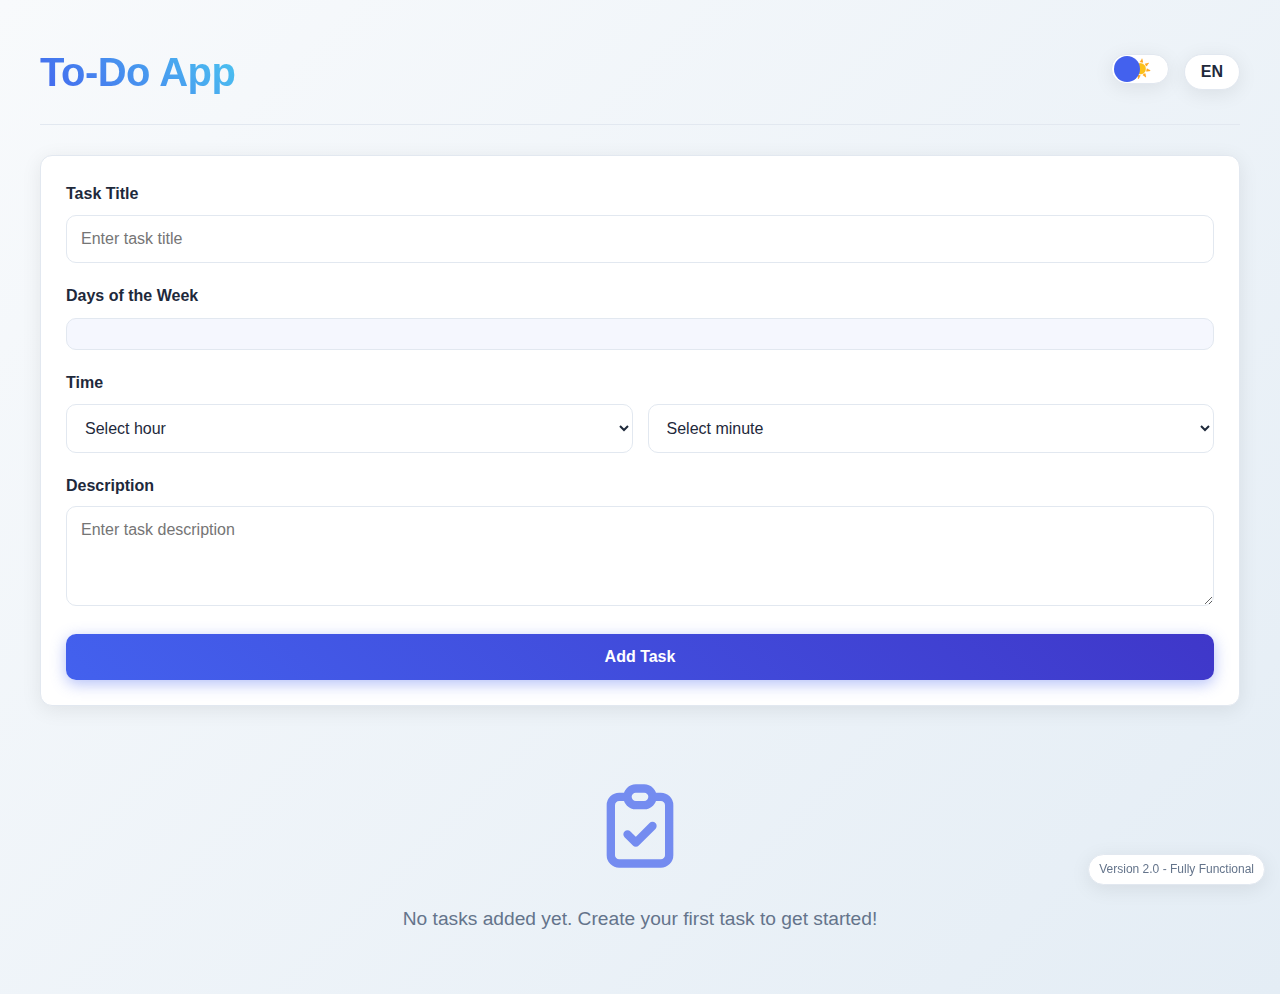
<file: index.html>
<!DOCTYPE html>
<html lang="en" dir="ltr">
<head>
    <meta charset="UTF-8">
    <meta name="viewport" content="width=device-width, initial-scale=1.0">
    <title>To-Do App</title>
    <link rel="stylesheet" href="styles.css">
</head>
<body>
    <div class="container">
        <header>
            <h1 id="appTitle">To-Do App</h1>
            <div class="controls">
                <button id="themeToggle" class="toggle-btn" aria-label="Toggle dark mode">
                    <span class="theme-icon sun">☀️</span>
                    <span class="theme-icon moon">🌙</span>
                </button>
                <button id="langToggle" class="lang-toggle">EN</button>
            </div>
        </header>

        <form id="taskForm" class="task-form">
            <div class="form-group">
                <label for="title" id="titleLabel">Task Title</label>
                <input type="text" id="title" placeholder="Enter task title" required>
            </div>
            
            <div class="form-group">
                <label id="daysLabel">Days of the Week</label>
                <div class="days-selection" id="daysSelection">
                    <!-- Days will be populated by JavaScript -->
                </div>
            </div>
            
            <div class="form-group">
                <label id="timeLabel">Time</label>
                <div class="datetime-group">
                    <div>
                        <select id="taskHour" required>
                            <option value="">Select hour</option>
                        </select>
                    </div>
                    <div>
                        <select id="taskMinute" required>
                            <option value="">Select minute</option>
                        </select>
                    </div>
                </div>
            </div>
            
            <div class="form-group">
                <label for="description" id="descLabel">Description</label>
                <textarea id="description" placeholder="Enter task description"></textarea>
            </div>
            
            <button type="submit" id="addTaskBtn">Add Task</button>
        </form>

        <div id="notificationArea" class="notification-area"></div>

        <ul id="taskList" class="task-list">
            <!-- Tasks will be dynamically added here -->
            <div class="empty-state">
                <svg viewBox="0 0 24 24" fill="none" stroke="currentColor" stroke-width="2">
                    <path stroke-linecap="round" stroke-linejoin="round" d="M9 5H7a2 2 0 00-2 2v12a2 2 0 002 2h10a2 2 0 002-2V7a2 2 0 00-2-2h-2M9 5a2 2 0 002 2h2a2 2 0 002-2M9 5a2 2 0 012-2h2a2 2 0 012 2m-6 9l2 2 4-4"></path>
                </svg>
                <p id="emptyText">No tasks added yet. Create your first task to get started!</p>
            </div>
        </ul>
    </div>
    
    <div class="app-version">Version 2.0 - Fully Functional</div>

    <script src="script.js"></script>
</body>
</html>
</file>
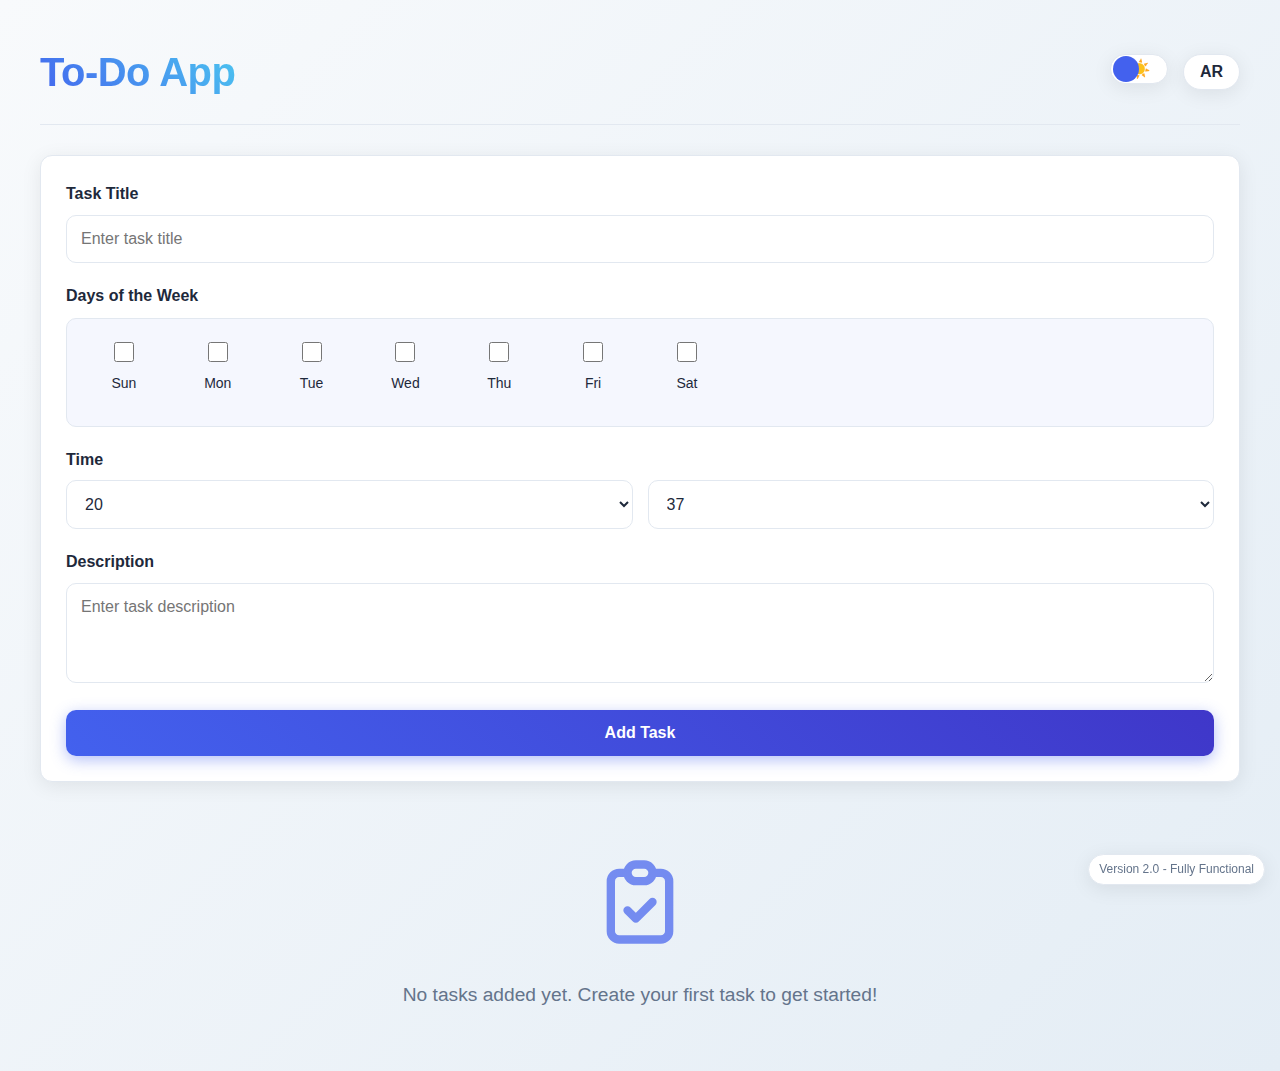
<file: test/index.html>
<!DOCTYPE html>
<html lang="en" dir="ltr">
<head>
    <meta charset="UTF-8">
    <meta name="viewport" content="width=device-width, initial-scale=1.0">
    <title>To-Do App</title>
    <style>
        :root {
            --primary-color: #4361ee;
            --secondary-color: #3f37c9;
            --success-color: #4cc9f0;
            --warning-color: #f72585;
            --dark-bg: #1e293b;
            --light-bg: #f8fafc;
            --card-bg: #ffffff;
            --text-primary: #1e293b;
            --text-secondary: #64748b;
            --border-color: #e2e8f0;
            --border-radius: 12px;
            --box-shadow: 0 4px 20px rgba(0, 0, 0, 0.08);
            --transition: all 0.3s ease;
            --font-main: 'Segoe UI', Tahoma, Geneva, Verdana, sans-serif;
        }

        .dark {
            --primary-color: #536dfe;
            --secondary-color: #4a56e2;
            --success-color: #5ed1f5;
            --warning-color: #ff528f;
            --dark-bg: #0f172a;
            --light-bg: #1e293b;
            --card-bg: #1e293b;
            --text-primary: #f1f5f9;
            --text-secondary: #94a3b8;
            --border-color: #334155;
            --box-shadow: 0 4px 20px rgba(0, 0, 0, 0.25);
        }

        * {
            margin: 0;
            padding: 0;
            box-sizing: border-box;
        }

        body {
            font-family: var(--font-main);
            background: linear-gradient(135deg, var(--light-bg) 0%, #e4edf5 100%);
            color: var(--text-primary);
            line-height: 1.6;
            padding: 20px;
            transition: var(--transition);
            min-height: 100vh;
        }

        .dark body {
            background: linear-gradient(135deg, var(--dark-bg) 0%, #0a0f1d 100%);
        }

        .container {
            max-width: 1200px;
            margin: 0 auto;
        }

        header {
            display: flex;
            justify-content: space-between;
            align-items: center;
            padding: 20px 0;
            border-bottom: 1px solid var(--border-color);
            margin-bottom: 30px;
        }

        h1 {
            font-size: 2.5rem;
            font-weight: 800;
            background: linear-gradient(45deg, var(--primary-color), var(--success-color));
            -webkit-background-clip: text;
            background-clip: text;
            color: transparent;
            letter-spacing: -0.5px;
        }

        .controls {
            display: flex;
            gap: 15px;
        }

        .toggle-btn {
            background: var(--card-bg);
            border: 1px solid var(--border-color);
            width: 50px;
            height: 30px;
            border-radius: 15px;
            position: relative;
            cursor: pointer;
            box-shadow: var(--box-shadow);
            transition: var(--transition);
            display: flex;
            align-items: center;
            justify-content: center;
            font-weight: 600;
            color: var(--text-primary);
        }

        .toggle-btn::after {
            content: "";
            position: absolute;
            width: 26px;
            height: 26px;
            background: var(--primary-color);
            border-radius: 50%;
            left: 2px;
            transition: var(--transition);
        }

        .dark .toggle-btn::after {
            background: var(--warning-color);
            transform: translateX(20px);
        }

        .lang-toggle {
            background: var(--card-bg);
            border: 1px solid var(--border-color);
            padding: 8px 16px;
            border-radius: 20px;
            font-weight: 600;
            cursor: pointer;
            box-shadow: var(--box-shadow);
            transition: var(--transition);
            color: var(--text-primary);
        }

        .lang-toggle:hover {
            transform: translateY(-2px);
            box-shadow: 0 6px 25px rgba(0, 0, 0, 0.15);
        }

        .dark .lang-toggle:hover {
            box-shadow: 0 6px 25px rgba(0, 0, 0, 0.35);
        }

        .task-form {
            background: var(--card-bg);
            border-radius: var(--border-radius);
            padding: 25px;
            box-shadow: var(--box-shadow);
            margin-bottom: 30px;
            transition: var(--transition);
            border: 1px solid var(--border-color);
        }

        .form-group {
            margin-bottom: 20px;
        }

        label {
            display: block;
            margin-bottom: 8px;
            font-weight: 600;
            color: var(--text-primary);
        }

        input, textarea, select {
            width: 100%;
            padding: 14px;
            border: 1px solid var(--border-color);
            border-radius: 10px;
            font-family: var(--font-main);
            font-size: 16px;
            transition: var(--transition);
            background: var(--card-bg);
            color: var(--text-primary);
        }

        input:focus, textarea:focus, select:focus {
            outline: none;
            border-color: var(--primary-color);
            box-shadow: 0 0 0 3px rgba(67, 97, 238, 0.2);
        }

        .dark input:focus, .dark textarea:focus, .dark select:focus {
            box-shadow: 0 0 0 3px rgba(83, 109, 254, 0.3);
        }

        textarea {
            min-height: 100px;
            resize: vertical;
        }

        .datetime-group {
            display: flex;
            gap: 15px;
            flex-wrap: wrap;
        }

        .datetime-group div {
            flex: 1;
            min-width: 150px;
        }

        .days-selection {
            display: grid;
            grid-template-columns: repeat(auto-fill, minmax(80px, 1fr));
            gap: 10px;
            margin-top: 10px;
            padding: 15px;
            background: rgba(67, 97, 238, 0.05);
            border-radius: 10px;
            border: 1px solid var(--border-color);
        }

        .dark .days-selection {
            background: rgba(83, 109, 254, 0.1);
            border-color: var(--border-color);
        }

        .day-checkbox {
            display: flex;
            flex-direction: column;
            align-items: center;
            cursor: pointer;
            padding: 8px;
            border-radius: 8px;
            transition: var(--transition);
            text-align: center;
        }

        .day-checkbox:hover {
            background: rgba(67, 97, 238, 0.1);
        }

        .dark .day-checkbox:hover {
            background: rgba(83, 109, 254, 0.2);
        }

        .day-checkbox input {
            width: auto;
            margin-right: 0;
            height: 20px;
            width: 20px;
            cursor: pointer;
            margin-bottom: 5px;
        }

        .day-label {
            margin-top: 5px;
            font-size: 14px;
            font-weight: 500;
            color: var(--text-primary);
        }

        button {
            background: linear-gradient(45deg, var(--primary-color), var(--secondary-color));
            color: white;
            border: none;
            padding: 14px 28px;
            border-radius: 10px;
            font-size: 16px;
            font-weight: 600;
            cursor: pointer;
            transition: var(--transition);
            width: 100%;
            box-shadow: 0 4px 15px rgba(67, 97, 238, 0.4);
        }

        button:hover {
            transform: translateY(-2px);
            box-shadow: 0 6px 20px rgba(67, 97, 238, 0.6);
        }

        button:active {
            transform: translateY(0);
        }

        .notification-area {
            position: fixed;
            top: 20px;
            right: 20px;
            z-index: 1000;
            display: flex;
            flex-direction: column;
            gap: 10px;
            max-width: 350px;
        }

        .notification {
            background: var(--card-bg);
            border-left: 4px solid var(--warning-color);
            border-radius: 8px;
            padding: 15px 20px;
            box-shadow: var(--box-shadow);
            display: flex;
            align-items: flex-start;
            gap: 10px;
            animation: slideIn 0.3s ease-out, fadeOut 0.5s ease-in 2.5s forwards;
            position: relative;
            overflow: hidden;
            border: 1px solid var(--border-color);
        }

        .notification::after {
            content: "";
            position: absolute;
            bottom: 0;
            left: 0;
            width: 100%;
            height: 4px;
            background: var(--warning-color);
            animation: progress 2.5s linear forwards;
        }

        @keyframes slideIn {
            from {
                transform: translateX(150%);
                opacity: 0;
            }
            to {
                transform: translateX(0);
                opacity: 1;
            }
        }

        @keyframes fadeOut {
            from {
                opacity: 1;
                transform: translateX(0);
            }
            to {
                opacity: 0;
                transform: translateX(150%);
            }
        }

        @keyframes progress {
            from {
                width: 100%;
            }
            to {
                width: 0%;
            }
        }

        .notification-icon {
            font-size: 20px;
            margin-top: 2px;
        }

        .notification-content h3 {
            font-size: 18px;
            margin-bottom: 5px;
            color: var(--text-primary);
        }

        .notification-content p {
            font-size: 14px;
            color: var(--text-secondary);
        }

        .task-list {
            display: grid;
            grid-template-columns: repeat(auto-fill, minmax(300px, 1fr));
            gap: 25px;
        }

        .task-card {
            background: var(--card-bg);
            border-radius: var(--border-radius);
            padding: 20px;
            box-shadow: var(--box-shadow);
            transition: var(--transition);
            border-left: 4px solid var(--primary-color);
            position: relative;
            overflow: hidden;
            border: 1px solid var(--border-color);
        }

        .task-card:hover {
            transform: translateY(-5px);
            box-shadow: 0 10px 30px rgba(0, 0, 0, 0.12);
        }

        .dark .task-card:hover {
            box-shadow: 0 10px 30px rgba(0, 0, 0, 0.3);
        }

        .task-card::before {
            content: "";
            position: absolute;
            top: 0;
            left: 0;
            width: 100%;
            height: 4px;
            background: linear-gradient(90deg, var(--primary-color), var(--success-color));
        }

        .task-header {
            display: flex;
            justify-content: space-between;
            align-items: flex-start;
            margin-bottom: 15px;
            padding-bottom: 15px;
            border-bottom: 1px solid var(--border-color);
        }

        .task-title {
            font-size: 1.4rem;
            font-weight: 700;
            margin-bottom: 5px;
            color: var(--text-primary);
        }

        .task-days {
            display: flex;
            flex-wrap: wrap;
            gap: 5px;
            margin: 8px 0;
        }

        .day-badge {
            background: rgba(67, 97, 238, 0.15);
            color: var(--primary-color);
            padding: 3px 8px;
            border-radius: 12px;
            font-size: 12px;
            font-weight: 500;
        }

        .dark .day-badge {
            background: rgba(83, 109, 254, 0.2);
            color: var(--primary-color);
        }

        .task-time {
            color: var(--primary-color);
            font-weight: 600;
            font-size: 0.95rem;
            margin-top: 5px;
            display: flex;
            align-items: center;
            gap: 5px;
        }

        .task-description {
            color: var(--text-secondary);
            margin-bottom: 20px;
            line-height: 1.5;
        }

        .delete-btn {
            background: linear-gradient(45deg, #ff5252, #f44336);
            color: white;
            border: none;
            width: 36px;
            height: 36px;
            border-radius: 50%;
            display: flex;
            align-items: center;
            justify-content: center;
            cursor: pointer;
            transition: var(--transition);
            position: absolute;
            top: 15px;
            right: 15px;
            font-weight: bold;
            box-shadow: 0 2px 10px rgba(244, 67, 54, 0.3);
            z-index: 10;
        }

        .delete-btn:hover {
            transform: scale(1.1);
            box-shadow: 0 4px 15px rgba(244, 67, 54, 0.4);
            background: linear-gradient(45deg, #ff3d3d, #e53935);
        }

        .empty-state {
            grid-column: 1 / -1;
            text-align: center;
            padding: 40px 20px;
            color: var(--text-secondary);
        }

        .empty-state svg {
            width: 100px;
            height: 100px;
            margin-bottom: 20px;
            color: var(--primary-color);
            opacity: 0.7;
        }

        .empty-state p {
            font-size: 1.2rem;
            max-width: 500px;
            margin: 0 auto;
        }

        .theme-icon {
            font-size: 18px;
        }

        .dark .theme-icon.sun {
            display: none;
        }

        .theme-icon.moon {
            display: none;
        }

        .dark .theme-icon.moon {
            display: inline;
        }

        .dark .theme-icon.sun {
            display: inline;
        }

        .app-version {
            position: fixed;
            bottom: 15px;
            right: 15px;
            background: var(--card-bg);
            color: var(--text-secondary);
            padding: 5px 10px;
            border-radius: 20px;
            font-size: 12px;
            box-shadow: var(--box-shadow);
            border: 1px solid var(--border-color);
            z-index: 100;
        }

        /* Responsive Design */
        @media (max-width: 768px) {
            .datetime-group {
                flex-direction: column;
            }
            
            header {
                flex-direction: column;
                gap: 20px;
                text-align: center;
            }
            
            .controls {
                width: 100%;
                justify-content: center;
            }
            
            .task-list {
                grid-template-columns: 1fr;
            }
            
            .notification-area {
                left: 20px;
                right: 20px;
                max-width: 100%;
            }
            
            .days-selection {
                grid-template-columns: repeat(auto-fill, minmax(60px, 1fr));
            }
        }

        @media (max-width: 480px) {
            .container {
                padding: 0 15px;
            }
            
            h1 {
                font-size: 2rem;
            }
            
            .task-form {
                padding: 20px;
            }
            
            input, textarea, select, button {
                padding: 12px;
            }
            
            .days-selection {
                grid-template-columns: repeat(auto-fill, minmax(50px, 1fr));
            }
            
            .day-label {
                font-size: 12px;
            }
            
            .controls {
                flex-direction: column;
                align-items: center;
            }
            
            .toggle-btn {
                width: 100%;
                max-width: 200px;
            }
        }

        /* RTL Support */
        [dir="rtl"] {
            direction: rtl;
            text-align: right;
        }

        [dir="rtl"] .controls {
            flex-direction: row-reverse;
        }

        [dir="rtl"] .datetime-group {
            flex-direction: column;
        }

        [dir="rtl"] .task-header {
            flex-direction: row-reverse;
        }

        [dir="rtl"] .delete-btn {
            right: auto;
            left: 15px;
        }

        [dir="rtl"] .notification {
            flex-direction: row-reverse;
            text-align: right;
        }

        [dir="rtl"] .notification::after {
            left: auto;
            right: 0;
        }

        [dir="rtl"] .task-card::before {
            left: auto;
            right: 0;
        }

        [dir="rtl"] .task-card {
            border-left: none;
            border-right: 4px solid var(--primary-color);
        }
        
        [dir="rtl"] .day-checkbox {
            flex-direction: column-reverse;
        }
        
        [dir="rtl"] .task-time {
            flex-direction: row-reverse;
        }
    </style>
</head>
<body>
    <div class="container">
        <header>
            <h1 id="appTitle">To-Do App</h1>
            <div class="controls">
                <button id="themeToggle" class="toggle-btn" aria-label="Toggle dark mode">
                    <span class="theme-icon sun">☀️</span>
                    <span class="theme-icon moon">🌙</span>
                </button>
                <button id="langToggle" class="lang-toggle">EN</button>
            </div>
        </header>

        <form id="taskForm" class="task-form">
            <div class="form-group">
                <label for="title" id="titleLabel">Task Title</label>
                <input type="text" id="title" placeholder="Enter task title" required>
            </div>
            
            <div class="form-group">
                <label id="daysLabel">Days of the Week</label>
                <div class="days-selection" id="daysSelection">
                    <!-- Days will be populated by JavaScript -->
                </div>
            </div>
            
            <div class="form-group">
                <label id="timeLabel">Time</label>
                <div class="datetime-group">
                    <div>
                        <select id="taskHour" required>
                            <option value="">Select hour</option>
                        </select>
                    </div>
                    <div>
                        <select id="taskMinute" required>
                            <option value="">Select minute</option>
                        </select>
                    </div>
                </div>
            </div>
            
            <div class="form-group">
                <label for="description" id="descLabel">Description</label>
                <textarea id="description" placeholder="Enter task description"></textarea>
            </div>
            
            <button type="submit" id="addTaskBtn">Add Task</button>
        </form>

        <div id="notificationArea" class="notification-area"></div>

        <ul id="taskList" class="task-list">
            <!-- Tasks will be dynamically added here -->
            <div class="empty-state">
                <svg viewBox="0 0 24 24" fill="none" stroke="currentColor" stroke-width="2">
                    <path stroke-linecap="round" stroke-linejoin="round" d="M9 5H7a2 2 0 00-2 2v12a2 2 0 002 2h10a2 2 0 002-2V7a2 2 0 00-2-2h-2M9 5a2 2 0 002 2h2a2 2 0 002-2M9 5a2 2 0 012-2h2a2 2 0 012 2m-6 9l2 2 4-4"></path>
                </svg>
                <p id="emptyText">No tasks added yet. Create your first task to get started!</p>
            </div>
        </ul>
    </div>
    
    <div class="app-version">Version 2.0 - Fully Functional</div>

    <script>
        // DOM Elements
        const themeToggle = document.getElementById('themeToggle');
        const langToggle = document.getElementById('langToggle');
        const taskForm = document.getElementById('taskForm');
        const taskList = document.getElementById('taskList');
        const notificationArea = document.getElementById('notificationArea');
        const hourSelect = document.getElementById('taskHour');
        const minuteSelect = document.getElementById('taskMinute');
        const daysSelection = document.getElementById('daysSelection');
        
        // App State
        const APP_VERSION = '2.0';
        if (localStorage.getItem('appVersion') !== APP_VERSION) {
            localStorage.setItem('tasks', JSON.stringify([]));
            localStorage.setItem('appVersion', APP_VERSION);
        }
        
        let tasks = JSON.parse(localStorage.getItem('tasks')) || [];
        let isDarkMode = localStorage.getItem('darkMode') === 'true' || false;
        let currentLang = localStorage.getItem('language') || 'en';
        
        // Day names for both languages
        const dayNames = {
            en: ['Sun', 'Mon', 'Tue', 'Wed', 'Thu', 'Fri', 'Sat'],
            ar: ['الأحد', 'الاثنين', 'الثلاثاء', 'الأربعاء', 'الخميس', 'الجمعة', 'السبت']
        };
        
        // Full day names for display
        const fullDayNames = {
            en: ['Sunday', 'Monday', 'Tuesday', 'Wednesday', 'Thursday', 'Friday', 'Saturday'],
            ar: ['الأحد', 'الاثنين', 'الثلاثاء', 'الأربعاء', 'الخميس', 'الجمعة', 'السبت']
        };
        
        // Translations
        const translations = {
            en: {
                appTitle: "To-Do App",
                titleLabel: "Task Title",
                daysLabel: "Days of the Week",
                timeLabel: "Time",
                hourLabel: "Hour",
                minuteLabel: "Minute",
                descLabel: "Description",
                addTaskBtn: "Add Task",
                emptyText: "No tasks added yet. Create your first task to get started!",
                notificationTitle: "Task Reminder",
                deleteTask: "Delete task",
                langToggle: "AR",
                days: dayNames.en,
                fullDays: fullDayNames.en,
                taskAdded: "Task Added",
                taskDeleted: "Task Deleted",
                taskDeletedMsg: "Your task has been deleted.",
                selectDaysError: "Please select at least one day for your task.",
                notificationsWorking: "Notifications are working! System is ready.",
                nextReminder: "Next reminder:"
            },
            ar: {
                appTitle: "تطبيق المهام",
                titleLabel: "عنوان المهمة",
                daysLabel: "أيام الأسبوع",
                timeLabel: "الوقت",
                hourLabel: "الساعة",
                minuteLabel: "الدقيقة",
                descLabel: "الوصف",
                addTaskBtn: "إضافة مهمة",
                emptyText: "لم تتم إضافة أي مهام بعد. أنشئ مهمتك الأولى للبدء!",
                notificationTitle: "تذكير بالمهمة",
                deleteTask: "حذف المهمة",
                langToggle: "EN",
                days: dayNames.ar,
                fullDays: fullDayNames.ar,
                taskAdded: "تمت إضافة المهمة",
                taskDeleted: "تم حذف المهمة",
                taskDeletedMsg: "تم حذف مهمتك.",
                selectDaysError: "يرجى اختيار يوم واحد على الأقل لمهمتك.",
                notificationsWorking: "الإشعارات تعمل! النظام جاهز.",
                nextReminder: "التذكير التالي:",
                nextReminderTime: "الوقت:"
            }
        };
        
        // Initialize the app
        function initApp() {
            // Set initial theme
            if (isDarkMode) {
                document.documentElement.classList.add('dark');
            }
            
            // Set initial language
            setLanguage(currentLang);
            
            // Populate time selects and days checkboxes
            populateTimeSelects();
            populateDaysCheckboxes();
            
            // Render tasks
            renderTasks();
            
            // Start notification checker
            startNotificationChecker();
            
            // Add event listeners
            themeToggle.addEventListener('click', toggleTheme);
            langToggle.addEventListener('click', toggleLanguage);
            taskForm.addEventListener('submit', addTask);
            
            // Add delegated event listener for delete buttons
            taskList.addEventListener('click', (e) => {
                const deleteBtn = e.target.closest('.delete-btn');
                if (deleteBtn) {
                    const taskId = parseInt(deleteBtn.getAttribute('data-id'));
                    deleteTask(taskId);
                }
            });
            
            // Show system ready notification
            setTimeout(() => {
                showNotification(
                    translations[currentLang].notificationsWorking,
                    "All features are working correctly",
                    'success'
                );
            }, 2000);
        }
        
        // Populate hour and minute selects
        function populateTimeSelects() {
            // Clear existing options except the first one
            hourSelect.innerHTML = '<option value="">Select hour</option>';
            minuteSelect.innerHTML = '<option value="">Select minute</option>';
            
            // Hours (0-23)
            for (let i = 0; i < 24; i++) {
                const hour = i.toString().padStart(2, '0');
                const option = document.createElement('option');
                option.value = hour;
                option.textContent = hour;
                hourSelect.appendChild(option);
            }
            
            // Minutes (0-59)
            for (let i = 0; i < 60; i++) {
                const minute = i.toString().padStart(2, '0');
                const option = document.createElement('option');
                option.value = minute;
                option.textContent = minute;
                minuteSelect.appendChild(option);
            }
            
            // Set default values to current time
            const now = new Date();
            hourSelect.value = now.getHours().toString().padStart(2, '0');
            minuteSelect.value = now.getMinutes().toString().padStart(2, '0');
        }
        
        // Populate days checkboxes
        function populateDaysCheckboxes() {
            daysSelection.innerHTML = '';
            const days = translations[currentLang].days;
            
            days.forEach((day, index) => {
                const dayElement = document.createElement('label');
                dayElement.className = 'day-checkbox';
                dayElement.innerHTML = `
                    <input type="checkbox" name="day" value="${index}">
                    <span class="day-label">${day}</span>
                `;
                daysSelection.appendChild(dayElement);
            });
        }
        
        // Toggle theme
        function toggleTheme() {
            isDarkMode = !isDarkMode;
            document.documentElement.classList.toggle('dark', isDarkMode);
            localStorage.setItem('darkMode', isDarkMode.toString());
            
            // Show visual feedback
            showNotification(
                isDarkMode ? 'Dark Mode Enabled' : 'Light Mode Enabled',
                isDarkMode ? 'Dark theme activated' : 'Light theme activated',
                'info'
            );
        }
        
        // Toggle language
        function toggleLanguage() {
            currentLang = currentLang === 'en' ? 'ar' : 'en';
            setLanguage(currentLang);
            localStorage.setItem('language', currentLang);
            
            // Repopulate days checkboxes with new language
            populateDaysCheckboxes();
            
            // Re-render tasks to update days format
            renderTasks();
            
            // Show visual feedback
            showNotification(
                currentLang === 'ar' ? 'الوضع العربي' : 'English Mode',
                currentLang === 'ar' ? 'تم تغيير اللغة إلى العربية' : 'Language changed to English',
                'info'
            );
        }
        
        // Set language
        function setLanguage(lang) {
            // Update text content
            document.getElementById('appTitle').textContent = translations[lang].appTitle;
            document.getElementById('titleLabel').textContent = translations[lang].titleLabel;
            document.getElementById('daysLabel').textContent = translations[lang].daysLabel;
            document.getElementById('timeLabel').textContent = translations[lang].timeLabel;
            document.getElementById('descLabel').textContent = translations[lang].descLabel;
            document.getElementById('addTaskBtn').textContent = translations[lang].addTaskBtn;
            document.getElementById('emptyText').textContent = translations[lang].emptyText;
            langToggle.textContent = translations[lang].langToggle;
            
            // Update placeholder attributes
            document.getElementById('title').placeholder = lang === 'en' ? 'Enter task title' : 'أدخل عنوان المهمة';
            document.getElementById('description').placeholder = lang === 'en' ? 'Enter task description' : 'أدخل وصف المهمة';
            
            // Update direction
            document.documentElement.setAttribute('lang', lang);
            document.documentElement.setAttribute('dir', lang === 'ar' ? 'rtl' : 'ltr');
        }
        
        // Add a new task
        function addTask(e) {
            e.preventDefault();
            
            const title = document.getElementById('title').value.trim();
            const hour = hourSelect.value;
            const minute = minuteSelect.value;
            const description = document.getElementById('description').value.trim();
            
            // Get selected days
            const selectedDays = Array.from(document.querySelectorAll('input[name="day"]:checked'))
                .map(checkbox => parseInt(checkbox.value));
            
            if (selectedDays.length === 0) {
                showNotification('Error', translations[currentLang].selectDaysError, 'error');
                return;
            }
            
            // Create new task
            const newTask = {
                id: Date.now(),
                title,
                days: selectedDays, // Array of day indices (0=Sunday, 6=Saturday)
                hour: parseInt(hour),
                minute: parseInt(minute),
                description,
                lastNotified: null // Will store timestamp of last notification
            };
            
            // Add to tasks array
            tasks.push(newTask);
            
            // Save to localStorage
            localStorage.setItem('tasks', JSON.stringify(tasks));
            
            // Render tasks
            renderTasks();
            
            // Reset form
            taskForm.reset();
            const now = new Date();
            hourSelect.value = now.getHours().toString().padStart(2, '0');
            minuteSelect.value = now.getMinutes().toString().padStart(2, '0');
            
            // Uncheck all days
            document.querySelectorAll('input[name="day"]').forEach(checkbox => {
                checkbox.checked = false;
            });
            
            // Show success notification
            showNotification(
                translations[currentLang].taskAdded, 
                `Your task "${title}" has been added successfully!`,
                'success'
            );
            
            // Show next reminder time
            const nextReminder = getNextReminderTime(newTask);
            if (nextReminder) {
                const options = { 
                    weekday: 'long', 
                    hour: '2-digit', 
                    minute: '2-digit',
                    hour12: false
                };
                const reminderTime = nextReminder.toLocaleDateString(currentLang === 'ar' ? 'ar-EG' : 'en-US', options);
                showNotification(
                    translations[currentLang].nextReminder,
                    `${reminderTime}`,
                    'info'
                );
            }
        }
        
        // Get next reminder time for a task
        function getNextReminderTime(task) {
            const now = new Date();
            const currentDay = now.getDay();
            const currentTime = now.getHours() * 60 + now.getMinutes();
            const taskTime = task.hour * 60 + task.minute;
            
            // Check today
            if (task.days.includes(currentDay) && taskTime > currentTime) {
                const nextTime = new Date(now);
                nextTime.setHours(task.hour, task.minute, 0, 0);
                return nextTime;
            }
            
            // Check upcoming days
            for (let i = 1; i <= 7; i++) {
                const nextDayIndex = (currentDay + i) % 7;
                if (task.days.includes(nextDayIndex)) {
                    const nextDate = new Date(now);
                    nextDate.setDate(nextDate.getDate() + i);
                    nextDate.setHours(task.hour, task.minute, 0, 0);
                    return nextDate;
                }
            }
            
            return null;
        }
        
        // Render tasks
        function renderTasks() {
            // Clear task list
            taskList.innerHTML = '';
            
            if (tasks.length === 0) {
                const emptyState = document.createElement('div');
                emptyState.className = 'empty-state';
                emptyState.innerHTML = `
                    <svg viewBox="0 0 24 24" fill="none" stroke="currentColor" stroke-width="2">
                        <path stroke-linecap="round" stroke-linejoin="round" d="M9 5H7a2 2 0 00-2 2v12a2 2 0 002 2h10a2 2 0 002-2V7a2 2 0 00-2-2h-2M9 5a2 2 0 002 2h2a2 2 0 002-2M9 5a2 2 0 012-2h2a2 2 0 012 2m-6 9l2 2 4-4"></path>
                    </svg>
                    <p id="emptyText">${translations[currentLang].emptyText}</p>
                `;
                taskList.appendChild(emptyState);
                return;
            }
            
            // Render each task
            tasks.forEach(task => {
                const taskCard = document.createElement('li');
                taskCard.className = 'task-card';
                
                // Format days for display
                const dayBadges = task.days.map(dayIndex => {
                    const dayName = translations[currentLang].fullDays[dayIndex];
                    return `<span class="day-badge">${dayName}</span>`;
                }).join('');
                
                // Format time
                const timeString = `${task.hour.toString().padStart(2, '0')}:${task.minute.toString().padStart(2, '0')}`;
                
                taskCard.innerHTML = `
                    <button class="delete-btn" aria-label="${translations[currentLang].deleteTask}" data-id="${task.id}">×</button>
                    <div class="task-header">
                        <div>
                            <h2 class="task-title">${escapeHtml(task.title)}</h2>
                            <div class="task-days">${dayBadges}</div>
                            <div class="task-time">⏰ ${timeString}</div>
                        </div>
                    </div>
                    <p class="task-description">${escapeHtml(task.description || 'No description')}</p>
                `;
                taskList.appendChild(taskCard);
            });
        }
        
        // Delete a task
        function deleteTask(id) {
            const taskIndex = tasks.findIndex(task => task.id === id);
            if (taskIndex === -1) return;
            
            const taskTitle = tasks[taskIndex].title;
            tasks.splice(taskIndex, 1);
            
            // Save to localStorage
            localStorage.setItem('tasks', JSON.stringify(tasks));
            
            // Render tasks
            renderTasks();
            
            // Show notification
            showNotification(
                translations[currentLang].taskDeleted,
                `${translations[currentLang].taskDeletedMsg} "${taskTitle}"`,
                'info'
            );
        }
        
        // Start notification checker
        function startNotificationChecker() {
            // Check every minute
            setInterval(checkNotifications, 60000);
            // Check immediately on load (after a short delay to allow page to render)
            setTimeout(checkNotifications, 3000);
        }
        
        // Check for tasks that need notification
        function checkNotifications() {
            const now = new Date();
            const currentDay = now.getDay(); // 0 (Sunday) to 6 (Saturday)
            const currentHour = now.getHours();
            const currentMinute = now.getMinutes();
            const currentTime = currentHour * 60 + currentMinute; // Total minutes since midnight
            
            tasks.forEach(task => {
                // Check if today is one of the selected days
                if (task.days.includes(currentDay)) {
                    // Calculate task time in minutes
                    const taskTime = task.hour * 60 + task.minute;
                    
                    // Check if we're within the notification window (current time matches task time)
                    // We use a 2-minute window to ensure we don't miss notifications
                    if (Math.abs(currentTime - taskTime) <= 1) {
                        // Check if we haven't notified for this task today
                        if (!task.lastNotified || !isSameDay(task.lastNotified, now)) {
                            // Show notification
                            showNotification(
                                translations[currentLang].notificationTitle, 
                                task.title, 
                                'reminder',
                                task.description
                            );
                            
                            // Update last notified time
                            task.lastNotified = now.getTime();
                            
                            // Save to localStorage
                            localStorage.setItem('tasks', JSON.stringify(tasks));
                        }
                    }
                }
            });
        }
        
        // Check if two timestamps are on the same day
        function isSameDay(timestamp1, timestamp2) {
            const date1 = new Date(timestamp1);
            const date2 = new Date(timestamp2);
            return date1.getFullYear() === date2.getFullYear() &&
                   date1.getMonth() === date2.getMonth() &&
                   date1.getDate() === date2.getDate();
        }
        
        // Show notification (in-app)
        function showNotification(title, message, type = 'info', description = '') {
            const notification = document.createElement('div');
            notification.className = 'notification';
            
            let icon = 'ℹ️';
            if (type === 'success') icon = '✅';
            if (type === 'error') icon = '❌';
            if (type === 'reminder') icon = '⏰';
            if (type === 'info') icon = 'ℹ️';
            
            notification.innerHTML = `
                <div class="notification-icon">${icon}</div>
                <div class="notification-content">
                    <h3>${escapeHtml(title)}</h3>
                    <p>${escapeHtml(message)}</p>
                    ${description ? `<p style="margin-top:5px;font-size:13px;opacity:0.8">${escapeHtml(description)}</p>` : ''}
                </div>
            `;
            
            notificationArea.appendChild(notification);
            
            // Remove after animation completes
            setTimeout(() => {
                notification.remove();
            }, 3000);
            
            // Also try browser notification if supported and permitted
            if ((type === 'reminder' || type === 'success') && 'Notification' in window) {
                if (Notification.permission === 'granted') {
                    new Notification(title, {
                        body: `${message}\n${description}`,
                        icon: 'https://cdn-icons-png.flaticon.com/512/3163/3163572.png'
                    });
                } else if (Notification.permission !== 'denied') {
                    Notification.requestPermission().then(permission => {
                        if (permission === 'granted') {
                            new Notification(title, {
                                body: `${message}\n${description}`,
                                icon: 'https://cdn-icons-png.flaticon.com/512/3163/3163572.png'
                            });
                        }
                    });
                }
            }
        }
        
        // Escape HTML to prevent XSS
        function escapeHtml(unsafe) {
            if (!unsafe) return '';
            return unsafe
                .replace(/&/g, "&amp;")
                .replace(/</g, "&lt;")
                .replace(/>/g, "&gt;")
                .replace(/"/g, "&quot;")
                .replace(/'/g, "&#039;");
        }
        
        // Initialize the app when page loads
        window.addEventListener('DOMContentLoaded', initApp);
        
        // Request notification permission on user interaction
        document.addEventListener('click', () => {
            if ('Notification' in window && Notification.permission !== 'granted' && Notification.permission !== 'denied') {
                Notification.requestPermission();
            }
        }, { once: true });
    </script>
</body>
</html>
</file>
<file: styles.css>
:root {
            --primary-color: #4361ee;
            --secondary-color: #3f37c9;
            --success-color: #4cc9f0;
            --warning-color: #f72585;
            --dark-bg: #1e293b;
            --light-bg: #f8fafc;
            --card-bg: #ffffff;
            --text-primary: #1e293b;
            --text-secondary: #64748b;
            --border-color: #e2e8f0;
            --border-radius: 12px;
            --box-shadow: 0 4px 20px rgba(0, 0, 0, 0.08);
            --transition: all 0.3s ease;
            --font-main: 'Segoe UI', Tahoma, Geneva, Verdana, sans-serif;
        }

        .dark {
            --primary-color: #536dfe;
            --secondary-color: #4a56e2;
            --success-color: #5ed1f5;
            --warning-color: #ff528f;
            --dark-bg: #0f172a;
            --light-bg: #1e293b;
            --card-bg: #1e293b;
            --text-primary: #f1f5f9;
            --text-secondary: #94a3b8;
            --border-color: #334155;
            --box-shadow: 0 4px 20px rgba(0, 0, 0, 0.25);
        }

        * {
            margin: 0;
            padding: 0;
            box-sizing: border-box;
        }

        body {
            font-family: var(--font-main);
            background: linear-gradient(135deg, var(--light-bg) 0%, #e4edf5 100%);
            color: var(--text-primary);
            line-height: 1.6;
            padding: 20px;
            transition: var(--transition);
            min-height: 100vh;
        }

        .dark body {
            background: linear-gradient(135deg, var(--dark-bg) 0%, #0a0f1d 100%);
        }

        .container {
            max-width: 1200px;
            margin: 0 auto;
        }

        header {
            display: flex;
            justify-content: space-between;
            align-items: center;
            padding: 20px 0;
            border-bottom: 1px solid var(--border-color);
            margin-bottom: 30px;
        }

        h1 {
            font-size: 2.5rem;
            font-weight: 800;
            background: linear-gradient(45deg, var(--primary-color), var(--success-color));
            -webkit-background-clip: text;
            background-clip: text;
            color: transparent;
            letter-spacing: -0.5px;
        }

        .controls {
            display: flex;
            gap: 15px;
        }

        .toggle-btn {
            background: var(--card-bg);
            border: 1px solid var(--border-color);
            width: 50px;
            height: 30px;
            border-radius: 15px;
            position: relative;
            cursor: pointer;
            box-shadow: var(--box-shadow);
            transition: var(--transition);
            display: flex;
            align-items: center;
            justify-content: center;
            font-weight: 600;
            color: var(--text-primary);
        }

        .toggle-btn::after {
            content: "";
            position: absolute;
            width: 26px;
            height: 26px;
            background: var(--primary-color);
            border-radius: 50%;
            left: 2px;
            transition: var(--transition);
        }

        .dark .toggle-btn::after {
            background: var(--warning-color);
            transform: translateX(20px);
        }

        .lang-toggle {
            background: var(--card-bg);
            border: 1px solid var(--border-color);
            padding: 8px 16px;
            border-radius: 20px;
            font-weight: 600;
            cursor: pointer;
            box-shadow: var(--box-shadow);
            transition: var(--transition);
            color: var(--text-primary);
        }

        .lang-toggle:hover {
            transform: translateY(-2px);
            box-shadow: 0 6px 25px rgba(0, 0, 0, 0.15);
        }

        .dark .lang-toggle:hover {
            box-shadow: 0 6px 25px rgba(0, 0, 0, 0.35);
        }

        .task-form {
            background: var(--card-bg);
            border-radius: var(--border-radius);
            padding: 25px;
            box-shadow: var(--box-shadow);
            margin-bottom: 30px;
            transition: var(--transition);
            border: 1px solid var(--border-color);
        }

        .form-group {
            margin-bottom: 20px;
        }

        label {
            display: block;
            margin-bottom: 8px;
            font-weight: 600;
            color: var(--text-primary);
        }

        input, textarea, select {
            width: 100%;
            padding: 14px;
            border: 1px solid var(--border-color);
            border-radius: 10px;
            font-family: var(--font-main);
            font-size: 16px;
            transition: var(--transition);
            background: var(--card-bg);
            color: var(--text-primary);
        }

        input:focus, textarea:focus, select:focus {
            outline: none;
            border-color: var(--primary-color);
            box-shadow: 0 0 0 3px rgba(67, 97, 238, 0.2);
        }

        .dark input:focus, .dark textarea:focus, .dark select:focus {
            box-shadow: 0 0 0 3px rgba(83, 109, 254, 0.3);
        }

        textarea {
            min-height: 100px;
            resize: vertical;
        }

        .datetime-group {
            display: flex;
            gap: 15px;
            flex-wrap: wrap;
        }

        .datetime-group div {
            flex: 1;
            min-width: 150px;
        }

        .days-selection {
            display: grid;
            grid-template-columns: repeat(auto-fill, minmax(80px, 1fr));
            gap: 10px;
            margin-top: 10px;
            padding: 15px;
            background: rgba(67, 97, 238, 0.05);
            border-radius: 10px;
            border: 1px solid var(--border-color);
        }

        .dark .days-selection {
            background: rgba(83, 109, 254, 0.1);
            border-color: var(--border-color);
        }

        .day-checkbox {
            display: flex;
            flex-direction: column;
            align-items: center;
            cursor: pointer;
            padding: 8px;
            border-radius: 8px;
            transition: var(--transition);
            text-align: center;
        }

        .day-checkbox:hover {
            background: rgba(67, 97, 238, 0.1);
        }

        .dark .day-checkbox:hover {
            background: rgba(83, 109, 254, 0.2);
        }

        .day-checkbox input {
            width: auto;
            margin-right: 0;
            height: 20px;
            width: 20px;
            cursor: pointer;
            margin-bottom: 5px;
        }

        .day-label {
            margin-top: 5px;
            font-size: 14px;
            font-weight: 500;
            color: var(--text-primary);
        }

        button {
            background: linear-gradient(45deg, var(--primary-color), var(--secondary-color));
            color: white;
            border: none;
            padding: 14px 28px;
            border-radius: 10px;
            font-size: 16px;
            font-weight: 600;
            cursor: pointer;
            transition: var(--transition);
            width: 100%;
            box-shadow: 0 4px 15px rgba(67, 97, 238, 0.4);
        }

        button:hover {
            transform: translateY(-2px);
            box-shadow: 0 6px 20px rgba(67, 97, 238, 0.6);
        }

        button:active {
            transform: translateY(0);
        }

        .notification-area {
            position: fixed;
            top: 20px;
            right: 20px;
            z-index: 1000;
            display: flex;
            flex-direction: column;
            gap: 10px;
            max-width: 350px;
        }

        .notification {
            background: var(--card-bg);
            border-left: 4px solid var(--warning-color);
            border-radius: 8px;
            padding: 15px 20px;
            box-shadow: var(--box-shadow);
            display: flex;
            align-items: flex-start;
            gap: 10px;
            animation: slideIn 0.3s ease-out, fadeOut 0.5s ease-in 2.5s forwards;
            position: relative;
            overflow: hidden;
            border: 1px solid var(--border-color);
        }

        .notification::after {
            content: "";
            position: absolute;
            bottom: 0;
            left: 0;
            width: 100%;
            height: 4px;
            background: var(--warning-color);
            animation: progress 2.5s linear forwards;
        }

        @keyframes slideIn {
            from {
                transform: translateX(150%);
                opacity: 0;
            }
            to {
                transform: translateX(0);
                opacity: 1;
            }
        }

        @keyframes fadeOut {
            from {
                opacity: 1;
                transform: translateX(0);
            }
            to {
                opacity: 0;
                transform: translateX(150%);
            }
        }

        @keyframes progress {
            from {
                width: 100%;
            }
            to {
                width: 0%;
            }
        }

        .notification-icon {
            font-size: 20px;
            margin-top: 2px;
        }

        .notification-content h3 {
            font-size: 18px;
            margin-bottom: 5px;
            color: var(--text-primary);
        }

        .notification-content p {
            font-size: 14px;
            color: var(--text-secondary);
        }

        .task-list {
            display: grid;
            grid-template-columns: repeat(auto-fill, minmax(300px, 1fr));
            gap: 25px;
        }

        .task-card {
            background: var(--card-bg);
            border-radius: var(--border-radius);
            padding: 20px;
            box-shadow: var(--box-shadow);
            transition: var(--transition);
            border-left: 4px solid var(--primary-color);
            position: relative;
            overflow: hidden;
            border: 1px solid var(--border-color);
        }

        .task-card:hover {
            transform: translateY(-5px);
            box-shadow: 0 10px 30px rgba(0, 0, 0, 0.12);
        }

        .dark .task-card:hover {
            box-shadow: 0 10px 30px rgba(0, 0, 0, 0.3);
        }

        .task-card::before {
            content: "";
            position: absolute;
            top: 0;
            left: 0;
            width: 100%;
            height: 4px;
            background: linear-gradient(90deg, var(--primary-color), var(--success-color));
        }

        .task-header {
            display: flex;
            justify-content: space-between;
            align-items: flex-start;
            margin-bottom: 15px;
            padding-bottom: 15px;
            border-bottom: 1px solid var(--border-color);
        }

        .task-title {
            font-size: 1.4rem;
            font-weight: 700;
            margin-bottom: 5px;
            color: var(--text-primary);
        }

        .task-days {
            display: flex;
            flex-wrap: wrap;
            gap: 5px;
            margin: 8px 0;
        }

        .day-badge {
            background: rgba(67, 97, 238, 0.15);
            color: var(--primary-color);
            padding: 3px 8px;
            border-radius: 12px;
            font-size: 12px;
            font-weight: 500;
        }

        .dark .day-badge {
            background: rgba(83, 109, 254, 0.2);
            color: var(--primary-color);
        }

        .task-time {
            color: var(--primary-color);
            font-weight: 600;
            font-size: 0.95rem;
            margin-top: 5px;
            display: flex;
            align-items: center;
            gap: 5px;
        }

        .task-description {
            color: var(--text-secondary);
            margin-bottom: 20px;
            line-height: 1.5;
        }

        .delete-btn {
            background: linear-gradient(45deg, #ff5252, #f44336);
            color: white;
            border: none;
            width: 36px;
            height: 36px;
            border-radius: 50%;
            display: flex;
            align-items: center;
            justify-content: center;
            cursor: pointer;
            transition: var(--transition);
            position: absolute;
            top: 15px;
            right: 15px;
            font-weight: bold;
            box-shadow: 0 2px 10px rgba(244, 67, 54, 0.3);
            z-index: 10;
        }

        .delete-btn:hover {
            transform: scale(1.1);
            box-shadow: 0 4px 15px rgba(244, 67, 54, 0.4);
            background: linear-gradient(45deg, #ff3d3d, #e53935);
        }

        .empty-state {
            grid-column: 1 / -1;
            text-align: center;
            padding: 40px 20px;
            color: var(--text-secondary);
        }

        .empty-state svg {
            width: 100px;
            height: 100px;
            margin-bottom: 20px;
            color: var(--primary-color);
            opacity: 0.7;
        }

        .empty-state p {
            font-size: 1.2rem;
            max-width: 500px;
            margin: 0 auto;
        }

        .theme-icon {
            font-size: 18px;
        }

        .dark .theme-icon.sun {
            display: none;
        }

        .theme-icon.moon {
            display: none;
        }

        .dark .theme-icon.moon {
            display: inline;
        }

        .dark .theme-icon.sun {
            display: inline;
        }

        .app-version {
            position: fixed;
            bottom: 15px;
            right: 15px;
            background: var(--card-bg);
            color: var(--text-secondary);
            padding: 5px 10px;
            border-radius: 20px;
            font-size: 12px;
            box-shadow: var(--box-shadow);
            border: 1px solid var(--border-color);
            z-index: 100;
        }

        /* Responsive Design */
        @media (max-width: 768px) {
            .datetime-group {
                flex-direction: column;
            }
            
            header {
                flex-direction: column;
                gap: 20px;
                text-align: center;
            }
            
            .controls {
                width: 100%;
                justify-content: center;
            }
            
            .task-list {
                grid-template-columns: 1fr;
            }
            
            .notification-area {
                left: 20px;
                right: 20px;
                max-width: 100%;
            }
            
            .days-selection {
                grid-template-columns: repeat(auto-fill, minmax(60px, 1fr));
            }
        }

        @media (max-width: 480px) {
            .container {
                padding: 0 15px;
            }
            
            h1 {
                font-size: 2rem;
            }
            
            .task-form {
                padding: 20px;
            }
            
            input, textarea, select, button {
                padding: 12px;
            }
            
            .days-selection {
                grid-template-columns: repeat(auto-fill, minmax(50px, 1fr));
            }
            
            .day-label {
                font-size: 12px;
            }
            
            .controls {
                flex-direction: column;
                align-items: center;
            }
            
            .toggle-btn {
                width: 100%;
                max-width: 200px;
            }
        }

        /* RTL Support */
        [dir="rtl"] {
            direction: rtl;
            text-align: right;
        }

        [dir="rtl"] .controls {
            flex-direction: row-reverse;
        }

        [dir="rtl"] .datetime-group {
            flex-direction: column;
        }

        [dir="rtl"] .task-header {
            flex-direction: row-reverse;
        }

        [dir="rtl"] .delete-btn {
            right: auto;
            left: 15px;
        }

        [dir="rtl"] .notification {
            flex-direction: row-reverse;
            text-align: right;
        }

        [dir="rtl"] .notification::after {
            left: auto;
            right: 0;
        }

        [dir="rtl"] .task-card::before {
            left: auto;
            right: 0;
        }

        [dir="rtl"] .task-card {
            border-left: none;
            border-right: 4px solid var(--primary-color);
        }
        
        [dir="rtl"] .day-checkbox {
            flex-direction: column-reverse;
        }
        
        [dir="rtl"] .task-time {
            flex-direction: row-reverse;
        }
</file>
